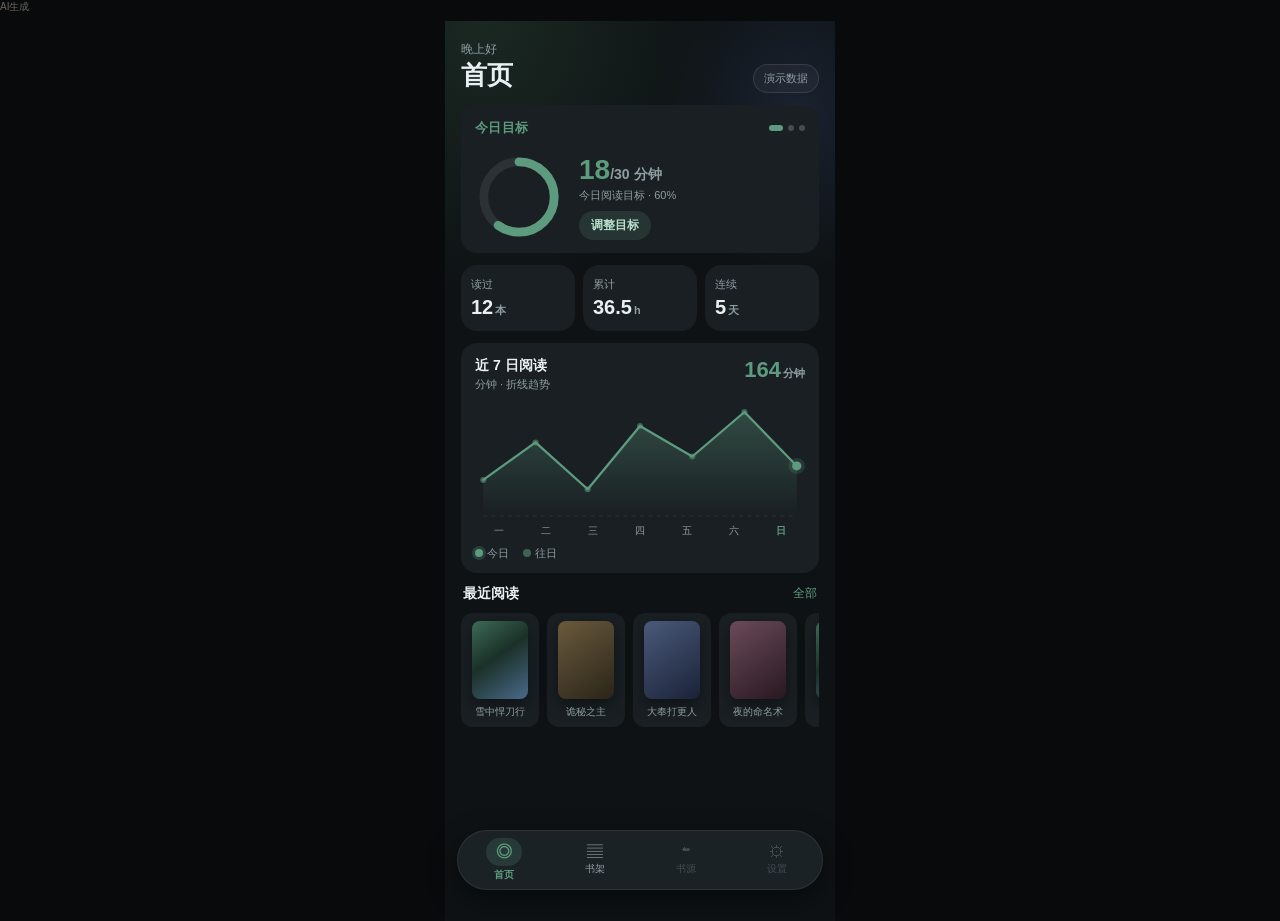
<file: index.html>
<!-- AI生成 -->
<!DOCTYPE html>
<html lang="zh-CN">
<head>
  <meta charset="UTF-8" />
  <meta name="viewport" content="width=device-width, initial-scale=1, viewport-fit=cover" />
  <title>首页 Dashboard · 布局稿</title>
  <link rel="stylesheet" href="index.css" />
</head>
<body>
<p data-aigc-mark="1" style="margin:0 0 8px;font-size:10px;line-height:1.3;color:#6b6560;font-weight:400;">AI生成</p>

  <div class="phone" id="phone">
    <header class="topbar">
      <div>
        <div class="hello">晚上好</div>
        <div class="app-title" id="pageTitle">首页</div>
      </div>
      <button type="button" class="ghost-btn" id="modeBtn">演示数据</button>
    </header>

    <main class="page on" id="page-home" data-page="home">
      <!-- 1. Hero 轮换：首帧永远是今日目标 -->
      <section class="card hero-card" id="heroCard">
        <div class="hero-top">
          <span class="hero-badge" id="heroBadge">今日目标</span>
          <div class="hero-dots" id="heroDots" aria-hidden="true"></div>
        </div>
        <div id="heroSlide"></div>
      </section>

      <!-- 2. 统计（折线图上方） -->
      <section class="stats">
        <div class="card stat">
          <div class="stat-lb">读过</div>
          <div class="stat-val">12<small>本</small></div>
        </div>
        <div class="card stat">
          <div class="stat-lb">累计</div>
          <div class="stat-val">36.5<small>h</small></div>
        </div>
        <div class="card stat">
          <div class="stat-lb">连续</div>
          <div class="stat-val">5<small>天</small></div>
        </div>
      </section>

      <!-- 3. 折线图 -->
      <section class="card chart-card">
        <div class="sec-head">
          <div>
            <div class="sec-title">近 7 日阅读</div>
            <div class="sec-sub">分钟 · 折线趋势</div>
          </div>
          <div class="sec-kpi"><span id="weekSum">126</span><small>分钟</small></div>
        </div>
        <div class="chart-wrap">
          <svg class="chart" id="chart" viewBox="0 0 320 120" preserveAspectRatio="none"></svg>
          <div class="chart-labels" id="chartLabels"></div>
        </div>
        <div class="chart-legend">
          <span><i class="dot today"></i>今日</span>
          <span><i class="dot"></i>往日</span>
        </div>
      </section>

      <!-- 4. 最近阅读（底部） -->
      <section class="sec-block">
        <div class="sec-head plain">
          <div class="sec-title">最近阅读</div>
          <span class="link">全部</span>
        </div>
        <div class="hrow" id="recentRow"></div>
      </section>
    </main>

    <main class="page" id="page-shelf" data-page="shelf">
      <div class="shelf-hint">书架 = 书库 + 薄续读条（已定稿，Flutter 落地）</div>
      <section class="poster-card" id="thinContinue">
        <div class="poster-bg"></div>
        <div class="poster-row">
          <div class="cover c1 tiny"></div>
          <div class="poster-meta">
            <div class="badge">继续阅读</div>
            <div class="name">雪中悍刀行</div>
            <div class="ch">第 128 章 · 风雪夜归人</div>
            <div class="pbar"><i style="width:42%"></i></div>
          </div>
          <button type="button" class="poster-cta">继续</button>
        </div>
      </section>
      <div class="grid" id="shelfGrid"></div>
    </main>

    <nav class="tabbar" role="tablist">
      <button type="button" class="tab on" data-tab="home"><span class="ti">◎</span><span>首页</span></button>
      <button type="button" class="tab" data-tab="shelf"><span class="ti">▤</span><span>书架</span></button>
      <button type="button" class="tab" disabled><span class="ti">☁</span><span>书源</span></button>
      <button type="button" class="tab" disabled><span class="ti">⚙</span><span>设置</span></button>
    </nav>
  </div>
  <script src="index.js"></script>
</body>
</html>
</file>
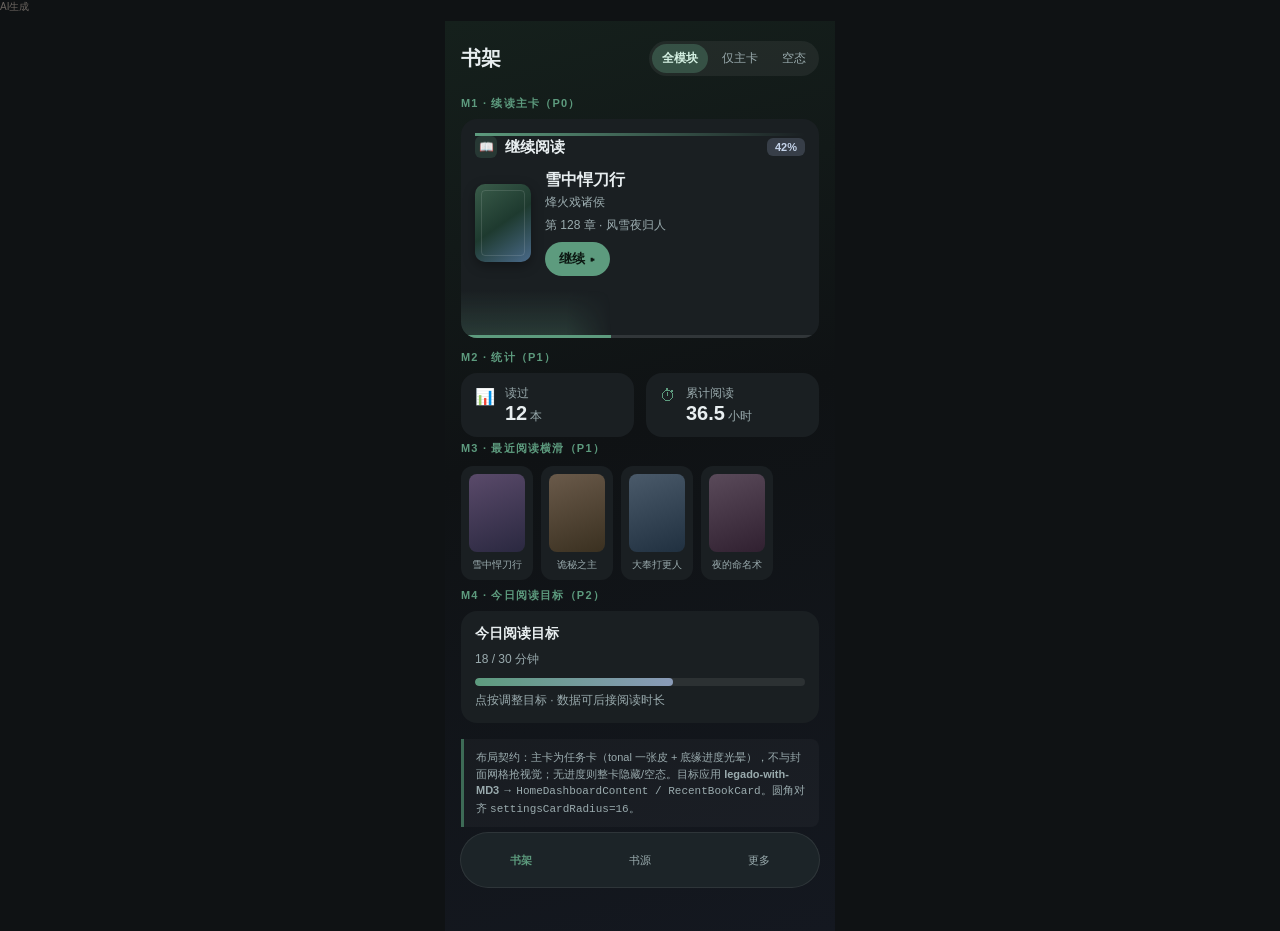
<file: ui-bookshelf-continue-cards.html>
<!-- AI生成 -->
<!DOCTYPE html>
<html lang="zh-CN">
<head>
<meta charset="UTF-8" />
<meta name="viewport" content="width=device-width, initial-scale=1, viewport-fit=cover" />
<title>书架续读主卡 · 布局稿</title>
<style>
  :root {
    --bg: #0f1214;
    --surface: #1a1f22;
    --surface2: #242b2f;
    --primary: #5d9b7e;
    --primary-soft: #3d6b56;
    --tertiary: #8a9bb8;
    --text: #e8eef0;
    --muted: #9aabae;
    --radius: 16px;
    --gap: 12px;
    --pad: 16px;
  }
  * { box-sizing: border-box; margin: 0; padding: 0; }
  body {
    font-family: -apple-system, "PingFang SC", "Microsoft YaHei", sans-serif;
    background: var(--bg);
    color: var(--text);
    min-height: 100vh;
  }
  .app {
    max-width: 390px;
    margin: 0 auto;
    min-height: 100vh;
    padding: 12px var(--pad) 96px;
    background: linear-gradient(165deg, #15201c 0%, var(--bg) 45%, #141820 100%);
  }
  .top {
    display: flex;
    justify-content: space-between;
    align-items: center;
    padding: 8px 0 16px;
  }
  .top h1 { font-size: 20px; font-weight: 700; letter-spacing: 0.2px; }
  .seg {
    display: flex;
    gap: 4px;
    background: rgba(255,255,255,0.06);
    border-radius: 20px;
    padding: 3px;
  }
  .seg button {
    border: 0;
    background: transparent;
    color: var(--muted);
    font-size: 12px;
    padding: 6px 10px;
    border-radius: 16px;
    cursor: pointer;
  }
  .seg button.on {
    background: rgba(93,155,126,0.35);
    color: #d4f0e2;
    font-weight: 600;
  }
  .module-label {
    font-size: 11px;
    font-weight: 700;
    letter-spacing: 1.2px;
    color: var(--primary);
    margin: 4px 0 8px;
  }
  .card {
    background: var(--surface);
    border-radius: var(--radius);
    margin-bottom: var(--gap);
    overflow: hidden;
    position: relative;
  }
  .card.accent-top::before {
    content: "";
    display: block;
    height: 3px;
    background: linear-gradient(90deg, var(--primary), transparent);
  }
  /* M1 Continue card */
  .m1 { padding: 14px 14px 0; min-height: 140px; }
  .m1-head {
    display: flex;
    align-items: center;
    gap: 8px;
    margin-bottom: 12px;
  }
  .m1-head .icon {
    width: 22px; height: 22px; border-radius: 6px;
    background: rgba(93,155,126,0.2);
    display: grid; place-items: center; font-size: 12px;
  }
  .m1-head .t { font-size: 15px; font-weight: 700; flex: 1; }
  .chip {
    font-size: 11px;
    font-weight: 700;
    padding: 3px 8px;
    border-radius: 6px;
    background: rgba(138,155,184,0.25);
    color: #c5d4ea;
  }
  .m1-body { display: flex; gap: 14px; align-items: center; padding-bottom: 14px; }
  .cover {
    width: 56px; height: 78px; border-radius: 10px;
    flex-shrink: 0;
    background: linear-gradient(145deg, #3a5c4a, #1e3a2f 50%, #4a6a8a);
    box-shadow: 0 4px 12px rgba(0,0,0,0.35);
    position: relative;
  }
  .cover::after {
    content: "";
    position: absolute; inset: 6px;
    border: 1px solid rgba(255,255,255,0.12);
    border-radius: 4px;
  }
  .meta { flex: 1; min-width: 0; }
  .meta .name {
    font-size: 16px; font-weight: 700; line-height: 1.25;
    display: -webkit-box; -webkit-line-clamp: 2; -webkit-box-orient: vertical;
    overflow: hidden;
  }
  .meta .author { font-size: 12px; color: var(--muted); margin-top: 4px; }
  .meta .chapter {
    font-size: 12px; color: var(--muted); margin-top: 6px;
    white-space: nowrap; overflow: hidden; text-overflow: ellipsis;
  }
  .cta {
    margin-top: 8px;
    display: inline-flex;
    align-items: center;
    gap: 4px;
    border: 0;
    background: var(--primary);
    color: #0c1812;
    font-weight: 700;
    font-size: 13px;
    padding: 8px 14px;
    border-radius: 20px;
    cursor: pointer;
  }
  .progress-glow {
    height: 48px;
    position: relative;
    margin: 0 -14px;
  }
  .progress-glow .track {
    position: absolute; left: 0; right: 0; bottom: 0; height: 3px;
    background: rgba(255,255,255,0.1);
  }
  .progress-glow .fill {
    position: absolute; left: 0; bottom: 0; height: 3px;
    width: 42%;
    background: var(--primary);
  }
  .progress-glow .beam {
    position: absolute; left: 0; bottom: 3px; height: 45px;
    width: 42%;
    background: linear-gradient(180deg, transparent, rgba(93,155,126,0.22));
    mask-image: linear-gradient(90deg, #000 70%, transparent);
    -webkit-mask-image: linear-gradient(90deg, #000 70%, transparent);
  }
  /* stats */
  .stats { display: grid; grid-template-columns: 1fr 1fr; gap: var(--gap); }
  .stat {
    background: var(--surface);
    border-radius: var(--radius);
    padding: 12px 14px;
  }
  .stat .row { display: flex; gap: 10px; align-items: flex-start; }
  .stat .ic { color: var(--primary); font-size: 16px; margin-top: 2px; }
  .stat .lb { font-size: 12px; color: var(--muted); }
  .stat .val { font-size: 20px; font-weight: 700; }
  .stat .unit { font-size: 12px; color: var(--muted); margin-left: 3px; }
  /* recent row */
  .hrow { display: flex; gap: 8px; overflow-x: auto; padding: 2px 0 4px; }
  .hcard {
    flex: 0 0 72px;
    background: var(--surface);
    border-radius: 12px;
    padding: 8px;
  }
  .hcard .c {
    width: 56px; height: 78px; border-radius: 8px; margin: 0 auto 6px;
    background: linear-gradient(160deg, #5a4a6a, #2a2840);
  }
  .hcard .n {
    font-size: 10px; text-align: center; color: var(--muted);
    white-space: nowrap; overflow: hidden; text-overflow: ellipsis;
  }
  /* goal */
  .goal { padding: 14px; }
  .goal .title { font-size: 14px; font-weight: 700; margin-bottom: 8px; }
  .goal .bar {
    height: 8px; border-radius: 4px; background: rgba(255,255,255,0.08);
    overflow: hidden; margin: 10px 0 6px;
  }
  .goal .bar i {
    display: block; height: 100%; width: 60%;
    background: linear-gradient(90deg, var(--primary), var(--tertiary));
    border-radius: 4px;
  }
  .goal .sub { font-size: 12px; color: var(--muted); }
  .empty .m1-body {
    justify-content: center; color: var(--muted); font-size: 13px;
    min-height: 72px; padding-bottom: 20px;
  }
  .empty .cover, .empty .cta, .empty .chip { display: none; }
  .empty .progress-glow { display: none; }
  .note {
    font-size: 11px; color: var(--muted); line-height: 1.5;
    margin: 16px 0 8px; padding: 10px 12px;
    border-left: 3px solid var(--primary-soft);
    background: rgba(255,255,255,0.03);
    border-radius: 0 8px 8px 0;
  }
  .nav {
    position: fixed; left: 50%; transform: translateX(-50%);
    bottom: 12px; width: min(360px, calc(100% - 24px));
    height: 56px; border-radius: 28px;
    background: rgba(30,38,42,0.92);
    border: 1px solid rgba(255,255,255,0.08);
    display: flex; align-items: center; justify-content: space-around;
    backdrop-filter: blur(12px);
    font-size: 11px; color: var(--muted);
  }
  .nav .on { color: var(--primary); font-weight: 700; }
  .hidden { display: none !important; }
</style>
</head>
<body>
<p data-aigc-mark="1" style="margin:0 0 8px;font-size:10px;line-height:1.3;color:#6b6560;font-weight:400;">AI生成</p>

<div class="app" id="app">
  <div class="top">
    <h1>书架</h1>
    <div class="seg" role="tablist">
      <button type="button" data-mode="full" class="on">全模块</button>
      <button type="button" data-mode="m1">仅主卡</button>
      <button type="button" data-mode="empty">空态</button>
    </div>
  </div>

  <div id="modules">
    <div class="module-label">M1 · 续读主卡（P0）</div>
    <div class="card accent-top m1" id="m1card">
      <div class="m1-head">
        <div class="icon">📖</div>
        <div class="t">继续阅读</div>
        <div class="chip">42%</div>
      </div>
      <div class="m1-body">
        <div class="cover" aria-hidden="true"></div>
        <div class="meta">
          <div class="name">雪中悍刀行</div>
          <div class="author">烽火戏诸侯</div>
          <div class="chapter">第 128 章 · 风雪夜归人</div>
          <button type="button" class="cta">继续 <span>▸</span></button>
        </div>
      </div>
      <div class="progress-glow" aria-hidden="true">
        <div class="beam"></div>
        <div class="track"></div>
        <div class="fill"></div>
      </div>
      <div class="empty-msg hidden" style="padding:20px 0;color:var(--muted);font-size:13px;text-align:center">暂无阅读进度</div>
    </div>

    <div class="module-label" id="lab-m2">M2 · 统计（P1）</div>
    <div class="stats" id="m2">
      <div class="stat">
        <div class="row">
          <div class="ic">📊</div>
          <div>
            <div class="lb">读过</div>
            <div><span class="val">12</span><span class="unit">本</span></div>
          </div>
        </div>
      </div>
      <div class="stat">
        <div class="row">
          <div class="ic">⏱</div>
          <div>
            <div class="lb">累计阅读</div>
            <div><span class="val">36.5</span><span class="unit">小时</span></div>
          </div>
        </div>
      </div>
    </div>

    <div class="module-label" id="lab-m3">M3 · 最近阅读横滑（P1）</div>
    <div id="m3">
      <div class="hrow">
        <div class="hcard"><div class="c"></div><div class="n">雪中悍刀行</div></div>
        <div class="hcard"><div class="c" style="background:linear-gradient(160deg,#6a5a4a,#3a3020)"></div><div class="n">诡秘之主</div></div>
        <div class="hcard"><div class="c" style="background:linear-gradient(160deg,#4a5a6a,#203040)"></div><div class="n">大奉打更人</div></div>
        <div class="hcard"><div class="c" style="background:linear-gradient(160deg,#5a4a5a,#302030)"></div><div class="n">夜的命名术</div></div>
      </div>
    </div>

    <div class="module-label" id="lab-m4">M4 · 今日阅读目标（P2）</div>
    <div class="card goal" id="m4">
      <div class="title">今日阅读目标</div>
      <div class="sub">18 / 30 分钟</div>
      <div class="bar"><i></i></div>
      <div class="sub">点按调整目标 · 数据可后接阅读时长</div>
    </div>
  </div>

  <div class="note" id="note">
    布局契约：主卡为任务卡（tonal 一张皮 + 底缘进度光晕），不与封面网格抢视觉；无进度则整卡隐藏/空态。目标应用 <strong>legado-with-MD3</strong> → <code>HomeDashboardContent / RecentBookCard</code>。圆角对齐 <code>settingsCardRadius=16</code>。
  </div>

  <nav class="nav" aria-hidden="true">
    <span class="on">书架</span>
    <span>书源</span>
    <span>更多</span>
  </nav>
</div>
<script>
  const app = document.getElementById("app");
  const m1 = document.getElementById("m1card");
  const modules = {
    m2: document.getElementById("m2"),
    m3: document.getElementById("m3"),
    m4: document.getElementById("m4"),
    lab2: document.getElementById("lab-m2"),
    lab3: document.getElementById("lab-m3"),
    lab4: document.getElementById("lab-m4"),
  };
  const emptyMsg = m1.querySelector(".empty-msg");

  function setMode(mode) {
    document.querySelectorAll(".seg button").forEach((b) => {
      b.classList.toggle("on", b.dataset.mode === mode);
    });
    const showAux = mode === "full";
    [modules.m2, modules.m3, modules.m4, modules.lab2, modules.lab3, modules.lab4]
      .forEach((el) => el && el.classList.toggle("hidden", !showAux));

    if (mode === "empty") {
      m1.classList.add("empty");
      emptyMsg.classList.remove("hidden");
      m1.querySelector(".m1-head .t").textContent = "暂无最近阅读";
    } else {
      m1.classList.remove("empty");
      emptyMsg.classList.add("hidden");
      m1.querySelector(".m1-head .t").textContent = "继续阅读";
    }
  }

  document.querySelectorAll(".seg button").forEach((b) => {
    b.addEventListener("click", () => setMode(b.dataset.mode));
  });
</script>
</body>
</html>
</file>
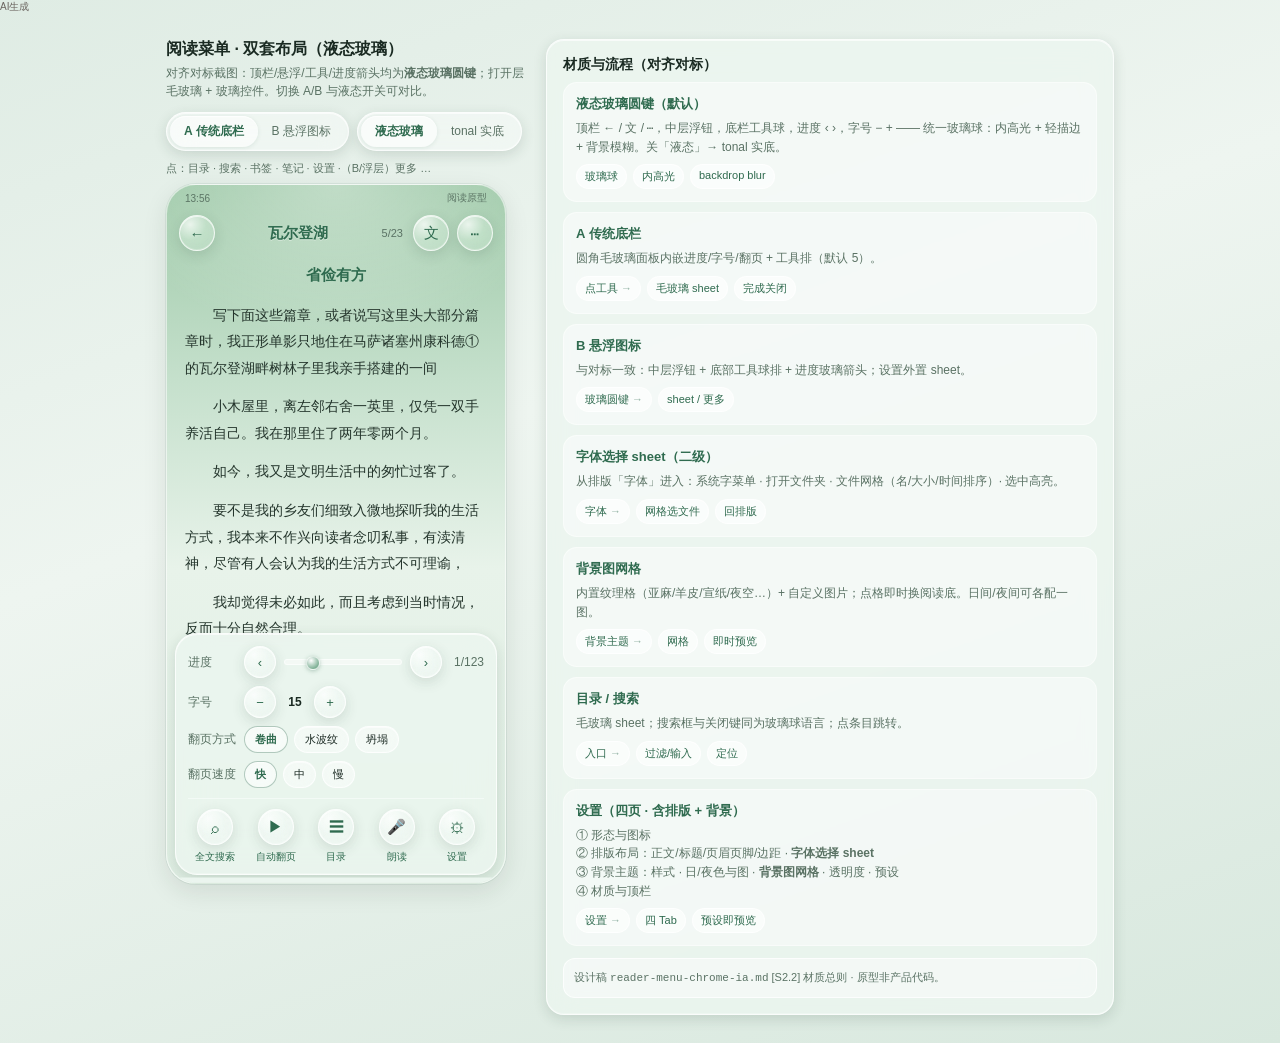
<file: docs/design/reader-menu-chrome-proto.html>
<!-- AI生成 -->
<!DOCTYPE html>
<html lang="zh-CN">
<head>
<meta charset="UTF-8"/>
<meta name="viewport" content="width=device-width, initial-scale=1"/>
<title>阅读菜单 · 双套布局与功能流（液态玻璃）</title>
<style>
  :root {
    --bg: #e7efe9;
    --ink: #1a2a22;
    --muted: #5a7264;
    --accent: #2f6b4f;
    --accent-2: #4a8f6a;
    --glass: rgba(255,255,255,0.42);
    --glass-strong: rgba(255,255,255,0.58);
    --glass-edge: rgba(255,255,255,0.75);
    --frost: rgba(236,246,240,0.82);
    --line: rgba(47,107,79,0.18);
    --shadow: 0 8px 24px rgba(28,36,32,0.10);
    --lg-shadow: 0 4px 14px rgba(28,60,42,0.14), inset 0 1px 0 rgba(255,255,255,0.65), inset 0 -1px 0 rgba(255,255,255,0.2);
  }
  * { box-sizing: border-box; margin: 0; padding: 0; }
  body {
    font-family: -apple-system, "PingFang SC", "Microsoft YaHei", sans-serif;
    background: linear-gradient(160deg, #dfece4, #eef5f0 40%, #d8e8de);
    color: var(--ink);
    min-height: 740px;
  }
  .wrap {
    width: 980px; margin: 0 auto; padding: 18px 16px 28px;
    display: grid; grid-template-columns: 360px 1fr; gap: 20px; align-items: start;
  }
  h1 { font-size: 16px; font-weight: 600; margin-bottom: 4px; }
  .sub { font-size: 12px; color: var(--muted); margin-bottom: 12px; line-height: 1.5; }
  .toolbar { display: flex; gap: 8px; margin-bottom: 10px; flex-wrap: wrap; }

  /* liquid pill segmented */
  .seg {
    display: inline-flex; padding: 3px; border-radius: 999px;
    background: var(--glass); border: 0.5px solid var(--glass-edge);
    box-shadow: var(--lg-shadow); backdrop-filter: blur(14px) saturate(1.2);
  }
  .seg button {
    border: 0; background: transparent; color: var(--muted);
    font-size: 12px; padding: 7px 14px; border-radius: 999px; cursor: pointer;
  }
  .seg button.on {
    background: var(--glass-strong); color: var(--accent); font-weight: 700;
    box-shadow: inset 0 1px 0 rgba(255,255,255,0.7), 0 1px 4px rgba(47,107,79,0.12);
  }
  .hint { font-size: 11px; color: var(--muted); margin-bottom: 8px; }

  .phone {
    width: 340px; height: 700px; border-radius: 30px;
    border: 0.5px solid rgba(255,255,255,0.55);
    box-shadow: var(--shadow), 0 0 0 1px rgba(47,107,79,0.08);
    position: relative; overflow: hidden; display: flex; flex-direction: column;
    background:
      radial-gradient(ellipse 120% 40% at 50% 0%, rgba(255,255,255,0.35), transparent 55%),
      linear-gradient(180deg, #9ec9a8 0%, #c5e0cc 28%, #e8f3ea 55%, #dfeee3 100%);
  }
  .status {
    height: 26px; display: flex; justify-content: space-between; align-items: center;
    padding: 0 18px; font-size: 10px; color: rgba(26,42,34,0.55);
  }

  /* liquid glass circle button */
  .lg {
    width: 36px; height: 36px; border-radius: 50%;
    border: 0.5px solid var(--glass-edge);
    background:
      radial-gradient(circle at 30% 25%, rgba(255,255,255,0.75), rgba(255,255,255,0.25) 45%, rgba(255,255,255,0.12) 100%);
    box-shadow: var(--lg-shadow);
    backdrop-filter: blur(12px) saturate(1.25);
    cursor: pointer; color: var(--accent);
    display: inline-flex; align-items: center; justify-content: center;
    font-size: 15px; position: relative;
  }
  .lg:hover { filter: brightness(1.05); }
  .lg.lg-lg { width: 48px; height: 48px; font-size: 18px; }
  .lg.lg-sm { width: 32px; height: 32px; font-size: 13px; }

  .reader-top {
    display: flex; align-items: center; gap: 8px; padding: 4px 12px 6px;
    position: relative; z-index: 5;
  }
  .reader-top .title {
    flex: 1; text-align: center; font-weight: 700; font-size: 15px; color: var(--accent);
    text-shadow: 0 1px 0 rgba(255,255,255,0.4);
  }
  .reader-top .page { font-size: 11px; color: var(--muted); margin-right: 2px; }

  .content {
    flex: 1; overflow: auto; padding: 4px 18px 130px;
    font-size: 14px; line-height: 1.9; color: #24352c;
  }
  .content p { margin-bottom: 12px; text-indent: 2em; }
  .content .chapter {
    text-indent: 0; text-align: center; font-weight: 700; color: var(--accent);
    margin-bottom: 12px; font-size: 15px;
  }

  /* floating mid icons (B / reference mid cluster) */
  .mid-fabs {
    position: absolute; left: 0; right: 0; top: 42%;
    display: flex; justify-content: center; gap: 12px; z-index: 4;
    pointer-events: none;
  }
  .mid-fabs .lg { pointer-events: auto; }

  /* A traditional frosted panel */
  .bar-a {
    position: absolute; left: 8px; right: 8px; bottom: 8px;
    border-radius: 22px;
    background: var(--frost);
    border: 0.5px solid var(--glass-edge);
    box-shadow: var(--lg-shadow);
    backdrop-filter: blur(18px) saturate(1.2);
    padding: 12px 12px 10px; z-index: 6;
  }
  .bar-a .row {
    display: flex; align-items: center; gap: 8px; margin-bottom: 8px;
    font-size: 12px; color: var(--muted);
  }
  .bar-a label { width: 48px; flex-shrink: 0; }
  .slider {
    flex: 1; height: 6px; border-radius: 999px;
    background: rgba(255,255,255,0.45); border: 0.5px solid rgba(255,255,255,0.5);
    position: relative;
  }
  .slider i {
    position: absolute; left: 18%; top: -4px; width: 14px; height: 14px;
    background: radial-gradient(circle at 35% 30%, #fff, var(--accent-2));
    border-radius: 50%; box-shadow: 0 1px 4px rgba(47,107,79,0.35);
    border: 0.5px solid rgba(255,255,255,0.7);
  }
  .stepper { display: inline-flex; align-items: center; gap: 8px; }
  .stepper span { min-width: 22px; text-align: center; color: var(--ink); font-weight: 600; }
  .chips { display: flex; gap: 6px; flex-wrap: wrap; }
  .chip {
    border: 0.5px solid var(--glass-edge); background: var(--glass);
    box-shadow: inset 0 1px 0 rgba(255,255,255,0.55);
    backdrop-filter: blur(8px);
    border-radius: 999px; padding: 5px 10px; font-size: 11px; cursor: pointer; color: var(--ink);
  }
  .chip.on {
    background: var(--glass-strong); color: var(--accent); font-weight: 700;
    border-color: rgba(47,107,79,0.35);
  }
  .tool-row {
    display: flex; justify-content: space-between; margin-top: 10px; padding-top: 10px;
    border-top: 0.5px solid rgba(255,255,255,0.45);
  }
  .tool {
    width: 54px; border: 0; background: transparent; cursor: pointer;
    display: flex; flex-direction: column; align-items: center; gap: 5px;
    color: var(--accent); font-size: 10px;
  }

  /* progress arrows like reference */
  .prog-row {
    position: absolute; left: 12px; right: 12px; bottom: 100px;
    display: flex; align-items: center; gap: 10px; z-index: 5;
  }
  .prog-row .slider { flex: 1; }

  /* B floating bottom tools */
  .bar-b {
    position: absolute; left: 0; right: 0; bottom: 14px;
    display: flex; justify-content: center; gap: 14px; z-index: 6;
  }
  .tool-b {
    border: 0; background: transparent; cursor: pointer;
    display: flex; flex-direction: column; align-items: center; gap: 6px;
    color: var(--accent); font-size: 10px;
  }

  .scrim {
    position: absolute; inset: 0; background: rgba(18,32,24,0.22);
    opacity: 0; pointer-events: none; transition: opacity .18s; z-index: 8;
    backdrop-filter: blur(0px);
  }
  .scrim.on { opacity: 1; pointer-events: auto; backdrop-filter: blur(2px); }

  .sheet {
    position: absolute; left: 8px; right: 8px; bottom: 8px;
    border-radius: 22px;
    background: var(--frost);
    border: 0.5px solid var(--glass-edge);
    box-shadow: var(--lg-shadow);
    backdrop-filter: blur(20px) saturate(1.25);
    transform: translateY(110%); transition: transform .24s ease;
    max-height: 74%; display: flex; flex-direction: column; z-index: 9;
  }
  .sheet.on { transform: translateY(0); }
  .sheet header {
    display: flex; align-items: center; gap: 8px;
    padding: 14px 14px 10px; border-bottom: 0.5px solid rgba(255,255,255,0.45);
  }
  .sheet header h3 { font-size: 14px; flex: 1; font-weight: 700; }
  .sheet .body { overflow: auto; padding: 10px 12px 14px; }
  .list-item {
    display: flex; gap: 10px; align-items: center;
    padding: 10px 10px; border-radius: 14px; cursor: pointer; font-size: 13px;
    border: 0.5px solid transparent;
  }
  .list-item:hover {
    background: var(--glass); border-color: var(--glass-edge);
  }
  .list-item.active {
    background: var(--glass-strong); border-color: rgba(47,107,79,0.25);
    color: var(--accent); font-weight: 700;
  }
  .list-item .meta { flex: 1; }
  .list-item .meta small { display: block; color: var(--muted); font-size: 11px; margin-top: 2px; font-weight: 400; }
  .pill {
    font-size: 10px; background: var(--glass-strong); color: var(--accent);
    padding: 2px 8px; border-radius: 999px; border: 0.5px solid var(--glass-edge);
    box-shadow: inset 0 1px 0 rgba(255,255,255,0.55);
  }
  .search-box { display: flex; gap: 8px; margin-bottom: 10px; align-items: center; }
  .search-box input {
    flex: 1; border: 0.5px solid var(--glass-edge); border-radius: 999px;
    padding: 9px 14px; font-size: 13px; outline: none;
    background: var(--glass); backdrop-filter: blur(8px);
    box-shadow: inset 0 1px 0 rgba(255,255,255,0.5);
  }
  .search-box input:focus { border-color: rgba(47,107,79,0.45); }

  .tabs { display: flex; gap: 8px; margin-bottom: 12px; }
  .tabs button {
    flex: 1; border: 0.5px solid var(--glass-edge); background: var(--glass);
    backdrop-filter: blur(8px); border-radius: 14px; padding: 10px; font-size: 12px; cursor: pointer;
    box-shadow: inset 0 1px 0 rgba(255,255,255,0.5);
    color: var(--ink);
  }
  .tabs button.on {
    background: var(--glass-strong); color: var(--accent); font-weight: 700;
    border-color: rgba(47,107,79,0.3);
  }
  .form-row {
    display: flex; align-items: center; justify-content: space-between;
    padding: 11px 6px; border-bottom: 0.5px dashed rgba(47,107,79,0.15); font-size: 12px;
  }
  .form-row:last-child { border-bottom: 0; }
  .switch {
    width: 42px; height: 24px; border-radius: 999px;
    background: rgba(255,255,255,0.4); border: 0.5px solid var(--glass-edge);
    box-shadow: inset 0 1px 2px rgba(28,60,42,0.08);
    cursor: pointer; position: relative;
  }
  .switch.on { background: var(--accent-2); }
  .switch i {
    position: absolute; top: 2px; left: 2px; width: 18px; height: 18px;
    background: radial-gradient(circle at 35% 30%, #fff, #e8f3ea);
    border-radius: 50%; transition: left .15s;
    box-shadow: 0 1px 3px rgba(28,60,42,0.2);
  }
  .switch.on i { left: 20px; }

  .panel {
    background: var(--frost); border: 0.5px solid var(--glass-edge);
    border-radius: 18px; box-shadow: var(--lg-shadow);
    backdrop-filter: blur(14px); padding: 16px;
  }
  .panel h2 { font-size: 14px; margin-bottom: 8px; }
  .flow { display: grid; gap: 10px; }
  .flow-card {
    border: 0.5px solid rgba(255,255,255,0.5); border-radius: 14px; padding: 12px;
    background: var(--glass);
  }
  .flow-card strong { display: block; font-size: 13px; margin-bottom: 6px; color: var(--accent); }
  .flow-card p { font-size: 12px; color: var(--muted); line-height: 1.55; }
  .steps { display: flex; flex-wrap: wrap; gap: 6px; margin-top: 8px; }
  .step {
    font-size: 11px; background: var(--glass-strong); color: var(--accent);
    padding: 4px 8px; border-radius: 999px; border: 0.5px solid var(--glass-edge);
  }
  .step.arrow::after { content: " →"; opacity: 0.5; }
  .note {
    margin-top: 12px; font-size: 11px; color: var(--muted); line-height: 1.5;
    padding: 10px; background: var(--glass); border-radius: 12px;
    border: 0.5px solid var(--glass-edge);
  }
  .preset {
    height: 52px; border-radius: 12px; border: 0.5px solid var(--glass-edge);
    box-shadow: inset 0 1px 0 rgba(255,255,255,0.4); cursor: pointer;
    display: flex; align-items: flex-end; justify-content: center; padding-bottom: 4px;
  }
  .preset small { font-size: 9px; opacity: 0.85; }
  .bg-tile {
    height: 56px; border-radius: 10px; border: 0.5px solid var(--glass-edge);
    cursor: pointer; position: relative; overflow: hidden;
    box-shadow: inset 0 1px 0 rgba(255,255,255,0.35);
  }
  .bg-tile small {
    position: absolute; left: 0; right: 0; bottom: 2px; text-align: center;
    font-size: 9px; color: #fff; text-shadow: 0 1px 2px rgba(0,0,0,0.45);
  }
  .bg-tile.on { outline: 2px solid var(--accent); }
  .font-card {
    border: 0.5px solid var(--glass-edge); border-radius: 12px; padding: 12px 10px;
    background: var(--glass); cursor: pointer; text-align: center;
  }
  .font-card.on { border-color: var(--accent); background: var(--glass-strong); color: var(--accent); font-weight: 700; }
  .font-card b { display: block; font-size: 14px; margin-bottom: 4px; }
  .font-card small { font-size: 10px; color: var(--muted); font-weight: 400; }
</style>
</head>
<body>
<p data-aigc-mark="1" style="margin:0 0 8px;font-size:10px;line-height:1.3;color:#6b6560;font-weight:400;">AI生成</p>

<div class="wrap">
  <div>
    <h1>阅读菜单 · 双套布局（液态玻璃）</h1>
    <p class="sub">对齐对标截图：顶栏/悬浮/工具/进度箭头均为<strong>液态玻璃圆键</strong>；打开层毛玻璃 + 玻璃控件。切换 A/B 与液态开关可对比。</p>
    <div class="toolbar">
      <div class="seg" id="modeSeg">
        <button data-mode="A" class="on">A 传统底栏</button>
        <button data-mode="B">B 悬浮图标</button>
      </div>
      <div class="seg" id="glassSeg">
        <button data-glass="1" class="on">液态玻璃</button>
        <button data-glass="0">tonal 实底</button>
      </div>
    </div>
    <p class="hint">点：目录 · 搜索 · 书签 · 笔记 · 设置 ·（B/浮层）更多 …</p>
    <div class="phone" id="phone">
      <div class="status"><span>13:56</span><span>阅读原型</span></div>
      <div class="reader-top">
        <button class="lg" title="返回">←</button>
        <div class="title">瓦尔登湖</div>
        <div class="page">5/23</div>
        <button class="lg" title="翻译">文</button>
        <button class="lg" title="更多" data-open="more">⋯</button>
      </div>
      <div class="content" id="content">
        <div class="chapter">省俭有方</div>
        <p>写下面这些篇章，或者说写这里头大部分篇章时，我正形单影只地住在马萨诸塞州康科德①的瓦尔登湖畔树林子里我亲手搭建的一间</p>
        <p>小木屋里，离左邻右舍一英里，仅凭一双手养活自己。我在那里住了两年零两个月。</p>
        <p>如今，我又是文明生活中的匆忙过客了。</p>
        <p>要不是我的乡友们细致入微地探听我的生活方式，我本来不作兴向读者念叨私事，有渎清神，尽管有人会认为我的生活方式不可理谕，</p>
        <p>我却觉得未必如此，而且考虑到当时情况，反而十分自然合理。</p>
      </div>

      <div class="mid-fabs" id="midFabs">
        <button class="lg lg-lg" data-open="search">⌕</button>
        <button class="lg lg-lg" title="自动翻页">▶</button>
        <button class="lg lg-lg" data-open="toc">☰</button>
        <button class="lg lg-lg" title="朗读">🎤</button>
        <button class="lg lg-lg" data-open="settings">⚙</button>
      </div>

      <!-- A -->
      <div class="bar-a" id="barA">
        <div class="row">
          <label>进度</label>
          <button class="lg lg-sm">‹</button>
          <div class="slider"><i></i></div>
          <button class="lg lg-sm">›</button>
          <span style="width:34px;text-align:right">1/123</span>
        </div>
        <div class="row">
          <label>字号</label>
          <div class="stepper">
            <button class="lg lg-sm">−</button><span>15</span><button class="lg lg-sm">+</button>
          </div>
        </div>
        <div class="row">
          <label>翻页方式</label>
          <div class="chips" id="animChips">
            <button class="chip on">卷曲</button><button class="chip">水波纹</button><button class="chip">坍塌</button>
          </div>
        </div>
        <div class="row">
          <label>翻页速度</label>
          <div class="chips" id="speedChips">
            <button class="chip on">快</button><button class="chip">中</button><button class="chip">慢</button>
          </div>
        </div>
        <div class="tool-row">
          <button class="tool" data-open="search"><span class="lg">⌕</span>全文搜索</button>
          <button class="tool" title="自动翻页"><span class="lg">▶</span>自动翻页</button>
          <button class="tool" data-open="toc"><span class="lg">☰</span>目录</button>
          <button class="tool" title="朗读"><span class="lg">🎤</span>朗读</button>
          <button class="tool" data-open="settings"><span class="lg">⚙</span>设置</button>
        </div>
      </div>

      <!-- B progress + tools like reference -->
      <div id="barB" style="display:none">
        <div class="prog-row">
          <button class="lg">‹</button>
          <div class="slider"><i></i></div>
          <button class="lg">›</button>
        </div>
        <div class="bar-b">
          <button class="tool-b" data-open="search"><span class="lg lg-lg">⌕</span>全文搜索</button>
          <button class="tool-b"><span class="lg lg-lg">▶</span>自动翻页</button>
          <button class="tool-b" data-open="toc"><span class="lg lg-lg">☰</span>目录</button>
          <button class="tool-b"><span class="lg lg-lg">🎤</span>朗读</button>
          <button class="tool-b" data-open="settings"><span class="lg lg-lg">⚙</span>设置</button>
        </div>
      </div>

      <div class="scrim" id="scrim"></div>

      <div class="sheet" id="sheet-toc">
        <header><h3>目录</h3><button class="lg lg-sm" data-close>×</button></header>
        <div class="body">
          <div class="search-box">
            <button class="lg lg-sm">⌕</button>
            <input placeholder="过滤章节…" id="tocFilter"/>
          </div>
          <div id="tocList"></div>
        </div>
      </div>

      <div class="sheet" id="sheet-search">
        <header><h3>搜索正文</h3><button class="lg lg-sm" data-close>×</button></header>
        <div class="body">
          <div class="search-box">
            <button class="lg lg-sm">⌕</button>
            <input placeholder="输入关键词…" id="q" value="瓦尔登"/>
          </div>
          <div id="searchResults"></div>
        </div>
      </div>

      <div class="sheet" id="sheet-marks">
        <header><h3>书签</h3><button class="lg lg-sm" data-close>×</button></header>
        <div class="body">
          <div class="list-item"><span class="lg lg-sm">★</span><div class="meta">省俭有方 · 第 1 页<small>今天 09:12</small></div></div>
          <div class="list-item"><span class="lg lg-sm">★</span><div class="meta">我生活的地方 · 第 3 页<small>昨天 22:40</small></div></div>
        </div>
      </div>

      <div class="sheet" id="sheet-notes">
        <header><h3>笔记</h3><button class="lg lg-sm" data-close>×</button></header>
        <div class="body">
          <div class="list-item active"><div class="meta">「仅凭一双手养活自己」<small>省俭有方 · 高亮</small></div><span class="pill">本章</span></div>
          <div class="list-item"><div class="meta">「文明生活中的匆忙过客」<small>省俭有方 · 笔记</small></div><span class="pill">本章</span></div>
        </div>
      </div>

      <div class="sheet" id="sheet-settings" style="max-height:86%">
        <header><h3>阅读菜单设置</h3><button class="lg lg-sm" data-close>×</button></header>
        <div class="body">
          <div class="tabs" id="setTabs">
            <button class="on" data-tab="0">形态与图标</button>
            <button data-tab="1">排版布局</button>
            <button data-tab="2">背景主题</button>
            <button data-tab="3">材质与顶栏</button>
          </div>
          <div id="set0">
            <div class="form-row"><span>菜单形态</span>
              <div class="seg" id="setModeSeg">
                <button data-mode="A" class="on">传统底栏</button>
                <button data-mode="B">悬浮图标</button>
              </div>
            </div>
            <div class="form-row"><span>图标风格</span>
              <div class="chips"><button class="chip">线性</button><button class="chip on">面性</button><button class="chip">双色</button></div>
            </div>
            <div class="form-row"><span>每行个数</span><span class="pill">5</span></div>
            <div class="form-row"><span>行数</span><span class="pill">1</span></div>
            <div class="form-row"><span>显示文字</span><button class="switch on"><i></i></button></div>
            <div class="form-row"><span>图标排序</span><span style="color:var(--muted)">可拖 · 默认搜索→设置</span></div>
          </div>

          <div id="set1" style="display:none">
            <div class="chips" id="typeSub" style="margin-bottom:10px">
              <button class="chip on" data-sub="body">正文</button>
              <button class="chip" data-sub="title">标题</button>
              <button class="chip" data-sub="tip">页眉页脚</button>
              <button class="chip" data-sub="pad">边距</button>
            </div>
            <div id="type-body">
              <div class="form-row"><span>字体</span>
                <button class="chip" id="openFontBody">默认 · 系统 ▾</button>
              </div>
              <div class="form-row"><span>字号</span>
                <div class="stepper"><button class="lg lg-sm">−</button><span id="fsVal">15</span><button class="lg lg-sm">+</button></div>
              </div>
              <div class="form-row"><span>行距</span>
                <div class="slider" style="max-width:140px"><i style="left:40%"></i></div>
                <span class="pill">1.6</span>
              </div>
              <div class="form-row"><span>段距</span>
                <div class="slider" style="max-width:140px"><i style="left:30%"></i></div>
                <span class="pill">0.8</span>
              </div>
              <div class="form-row"><span>字距</span>
                <div class="slider" style="max-width:140px"><i style="left:50%"></i></div>
                <span class="pill">0</span>
              </div>
              <div class="form-row"><span>文字色 / 强调色</span>
                <div style="display:flex;gap:6px">
                  <span class="pill">文字</span><span class="pill">强调</span>
                </div>
              </div>
            </div>
            <div id="type-title" style="display:none">
              <div class="form-row"><span>标题字体</span>
                <button class="chip" id="openFontTitle">同正文 ▾</button>
              </div>
              <div class="form-row"><span>标题上边距</span>
                <div class="slider" style="max-width:140px"><i style="left:35%"></i></div>
                <span class="pill">12</span>
              </div>
              <div class="form-row"><span>标题上留白</span>
                <div class="slider" style="max-width:140px"><i style="left:28%"></i></div>
                <span class="pill">8</span>
              </div>
              <div class="form-row"><span>标题下留白</span>
                <div class="slider" style="max-width:140px"><i style="left:28%"></i></div>
                <span class="pill">8</span>
              </div>
              <div class="form-row"><span>副标题边距</span>
                <div class="slider" style="max-width:140px"><i style="left:20%"></i></div>
                <span class="pill">4</span>
              </div>
              <div class="form-row"><span>标题色</span><span class="pill">取色</span></div>
            </div>
            <div id="type-tip" style="display:none">
              <div class="form-row"><span>页眉</span><button class="switch on"><i></i></button></div>
              <div class="form-row"><span>页眉内容</span>
                <div class="chips"><button class="chip on">书名</button><button class="chip">章节</button><button class="chip">进度</button></div>
              </div>
              <div class="form-row"><span>页脚</span><button class="switch on"><i></i></button></div>
              <div class="form-row"><span>页脚内容</span>
                <div class="chips"><button class="chip">页码</button><button class="chip on">进度%</button><button class="chip">时间</button></div>
              </div>
              <div class="form-row"><span>分隔线</span><button class="switch on"><i></i></button></div>
              <div class="form-row"><span>页眉/页脚色</span><span class="pill">取色</span></div>
            </div>
            <div id="type-pad" style="display:none">
              <div class="form-row"><span>正文 · 上</span>
                <div class="slider" style="max-width:120px"><i style="left:25%"></i></div><span class="pill">16</span>
              </div>
              <div class="form-row"><span>正文 · 下</span>
                <div class="slider" style="max-width:120px"><i style="left:25%"></i></div><span class="pill">16</span>
              </div>
              <div class="form-row"><span>正文 · 左</span>
                <div class="slider" style="max-width:120px"><i style="left:30%"></i></div><span class="pill">18</span>
              </div>
              <div class="form-row"><span>正文 · 右</span>
                <div class="slider" style="max-width:120px"><i style="left:30%"></i></div><span class="pill">18</span>
              </div>
              <div class="form-row"><span>页眉 · 上/下</span><span class="pill">8 / 4</span></div>
              <div class="form-row"><span>页脚 · 上/下</span><span class="pill">4 / 8</span></div>
              <div class="note" style="margin-top:8px">边距改动即时预览；对标 TypographyMarginTab（正文/页眉/页脚 四向）。</div>
            </div>
          </div>

          <div id="set2" style="display:none">
            <div class="form-row"><span>样式名</span>
              <div class="chips">
                <button class="chip">重命名</button><button class="chip">删除</button>
                <button class="chip">恢复</button><button class="chip">导入</button><button class="chip">导出</button>
              </div>
            </div>
            <div class="form-row"><span>深色状态栏图标</span><button class="switch"><i></i></button></div>
            <div class="form-row">
              <span>背景颜色</span>
              <div style="display:flex;gap:8px;align-items:center">
                <button class="swatch" id="swDay" title="日间" style="width:28px;height:28px;border-radius:50%;background:#f4efe6;border:1.5px solid rgba(255,255,255,0.8);box-shadow:var(--lg-shadow);cursor:pointer"></button>
                <button class="swatch" id="swNight" title="夜间" style="width:28px;height:28px;border-radius:50%;background:#1a1c1a;border:1.5px solid rgba(255,255,255,0.4);box-shadow:var(--lg-shadow);cursor:pointer"></button>
                <span class="pill">日 / 夜</span>
              </div>
            </div>
            <div class="form-row">
              <span>背景图片</span>
              <div class="chips">
                <button class="chip on">纯色</button><button class="chip">日间图</button><button class="chip">夜间图</button><button class="chip">清除</button>
              </div>
            </div>
            <div class="form-row" style="flex-direction:column;align-items:stretch;gap:8px">
              <span>背景图网格</span>
              <div id="bgGrid" style="display:grid;grid-template-columns:repeat(4,1fr);gap:8px"></div>
              <div class="chips" style="margin-top:4px">
                <button class="chip">从文件选择…</button>
              </div>
            </div>
            <div class="form-row"><span>背景透明度</span>
              <div class="slider" style="max-width:120px"><i style="left:70%"></i></div>
              <span class="pill">70%</span>
            </div>
            <div class="form-row" style="flex-direction:column;align-items:stretch;gap:8px">
              <span>预设主题</span>
              <div id="presetGrid" style="display:grid;grid-template-columns:repeat(4,1fr);gap:8px">
                <button class="preset" data-bg="#f7f3ea" data-ink="#2a322c" style="background:#f7f3ea"><small>默认</small></button>
                <button class="preset" data-bg="#dcefe4" data-ink="#1e3328" style="background:#dcefe4"><small>护眼绿</small></button>
                <button class="preset" data-bg="#f3e6c8" data-ink="#3a2e1a" style="background:#f3e6c8"><small>羊皮纸</small></button>
                <button class="preset" data-bg="#1a1c1a" data-ink="#c8d0c8" style="background:#1a1c1a;color:#c8d0c8"><small>纯黑</small></button>
              </div>
            </div>
            <div class="note" style="margin-top:8px">对标 BgTextConfigSheet：日/夜背景色与图、透明度、样式管理与预设。改后左侧阅读区即时预览。</div>
          </div>

          <div id="set3" style="display:none">
            <div class="form-row"><span>面板圆角</span><span class="pill">22</span></div>
            <div class="form-row"><span>模糊</span>
              <div class="chips"><button class="chip">无</button><button class="chip on">渐变模糊</button></div>
            </div>
            <div class="form-row"><span>液态玻璃按键</span><button class="switch on" id="glassSwitch"><i></i></button></div>
            <div class="form-row"><span>合并顶栏按钮</span><button class="switch"><i></i></button></div>
            <div class="form-row"><span>标题胶囊</span><button class="switch"><i></i></button></div>
          </div>
          <div class="note">顶栏 / 悬浮 / 工具 / 进度箭头：默认<strong>液态玻璃</strong>圆键。排版含字体/行段距/页眉页脚/四向边距。正文永不玻璃化。</div>
        </div>
      </div>

      <div class="sheet" id="sheet-font" style="max-height:70%;z-index:11">
        <header>
          <h3 id="fontTitle">选择字体</h3>
          <button class="chip" id="sysFontBtn">系统字</button>
          <button class="chip" id="fontFolderBtn">文件夹</button>
          <button class="lg lg-sm" data-close>×</button>
        </header>
        <div class="body">
          <div class="form-row" style="padding-top:0">
            <span style="color:var(--muted);font-size:11px" id="fontSelMeta">当前：系统默认 · 可排序</span>
            <div class="chips" id="fontSort">
              <button class="chip on">名↑</button><button class="chip">名↓</button>
              <button class="chip">大小</button><button class="chip">时间</button>
            </div>
          </div>
          <div id="fontGrid" style="display:grid;grid-template-columns:repeat(2,1fr);gap:8px;margin-top:8px"></div>
          <div class="note" style="margin-top:8px">对标 FontSelectSheet：系统字菜单 · 打开文件夹 · 文件网格（名/大小/时间排序）。正文/标题/页眉/页脚字体各自进入本层。</div>
        </div>
      </div>

      <div class="sheet" id="sheet-more">
        <header><h3>更多</h3><button class="lg lg-sm" data-close>×</button></header>
        <div class="body">
          <div class="list-item"><div class="meta">上一章</div></div>
          <div class="list-item"><div class="meta">下一章</div></div>
          <div class="list-item"><div class="meta">书签</div></div>
          <div class="list-item"><div class="meta">笔记</div></div>
          <div class="list-item"><div class="meta">换源</div></div>
          <div class="list-item"><div class="meta">夜间</div></div>
        </div>
      </div>
    </div>
  </div>

  <div class="panel">
    <h2>材质与流程（对齐对标）</h2>
    <div class="flow">
      <div class="flow-card">
        <strong>液态玻璃圆键（默认）</strong>
        <p>顶栏 ← / 文 / ⋯，中层浮钮，底栏工具球，进度 ‹ ›，字号 − + —— 统一玻璃球：内高光 + 轻描边 + 背景模糊。关「液态」→ tonal 实底。</p>
        <div class="steps"><span class="step">玻璃球</span><span class="step">内高光</span><span class="step">backdrop blur</span></div>
      </div>
      <div class="flow-card">
        <strong>A 传统底栏</strong>
        <p>圆角毛玻璃面板内嵌进度/字号/翻页 + 工具排（默认 5）。</p>
        <div class="steps"><span class="step arrow">点工具</span><span class="step">毛玻璃 sheet</span><span class="step">完成关闭</span></div>
      </div>
      <div class="flow-card">
        <strong>B 悬浮图标</strong>
        <p>与对标一致：中层浮钮 + 底部工具球排 + 进度玻璃箭头；设置外置 sheet。</p>
        <div class="steps"><span class="step arrow">玻璃圆键</span><span class="step">sheet / 更多</span></div>
      </div>
      <div class="flow-card">
        <strong>字体选择 sheet（二级）</strong>
        <p>从排版「字体」进入：系统字菜单 · 打开文件夹 · 文件网格（名/大小/时间排序）· 选中高亮。</p>
        <div class="steps"><span class="step arrow">字体</span><span class="step">网格选文件</span><span class="step">回排版</span></div>
      </div>
      <div class="flow-card">
        <strong>背景图网格</strong>
        <p>内置纹理格（亚麻/羊皮/宣纸/夜空…）+ 自定义图片；点格即时换阅读底。日间/夜间可各配一图。</p>
        <div class="steps"><span class="step arrow">背景主题</span><span class="step">网格</span><span class="step">即时预览</span></div>
      </div>
      <div class="flow-card">
        <strong>目录 / 搜索</strong>
        <p>毛玻璃 sheet；搜索框与关闭键同为玻璃球语言；点条目跳转。</p>
        <div class="steps"><span class="step arrow">入口</span><span class="step">过滤/输入</span><span class="step">定位</span></div>
      </div>
      <div class="flow-card">
        <strong>设置（四页 · 含排版 + 背景）</strong>
        <p>① 形态与图标<br/>② 排版布局：正文/标题/页眉页脚/边距 · <b>字体选择 sheet</b><br/>③ 背景主题：样式 · 日/夜色与图 · <b>背景图网格</b> · 透明度 · 预设<br/>④ 材质与顶栏</p>
        <div class="steps"><span class="step arrow">设置</span><span class="step">四 Tab</span><span class="step">预设即预览</span></div>
      </div>
    </div>
    <div class="note">设计稿 <code>reader-menu-chrome-ia.md</code> [S2.2] 材质总则 · 原型非产品代码。</div>
  </div>
</div>
<script>
(function () {
  const barA = document.getElementById('barA');
  const barB = document.getElementById('barB');
  const midFabs = document.getElementById('midFabs');
  const scrim = document.getElementById('scrim');
  let mode = 'A';
  let glass = true;

  const chapters = [
    ['省俭有方', true], ['我生活的地方', false], ['阅读', false],
    ['声音', false], ['寂寞', false], ['访客', false], ['种豆', false],
    ['村子', false], ['湖', false], ['贝克田庄', false], ['更高的规律', false],
  ];
  const tocList = document.getElementById('tocList');
  function renderToc(filter) {
    const f = (filter || '').trim();
    tocList.innerHTML = chapters
      .filter(c => !f || c[0].includes(f))
      .map(c => `<div class="list-item${c[1] ? ' active' : ''}" data-goto="${c[0]}">
        <div class="meta">${c[0]}</div>${c[1] ? '<span class="pill">当前</span>' : ''}
      </div>`).join('') || '<p style="color:var(--muted);font-size:12px">无匹配章节</p>';
    tocList.querySelectorAll('[data-goto]').forEach(el => {
      el.onclick = () => {
        document.querySelector('.content .chapter').textContent = el.getAttribute('data-goto');
        closeAll();
      };
    });
  }
  renderToc('');
  document.getElementById('tocFilter').oninput = e => renderToc(e.target.value);

  const results = [
    ['省俭有方', '…的瓦尔登湖畔树林子里我亲手搭建的一间'],
    ['我生活的地方', '…到瓦尔登湖去，我到那里去，是因为…'],
    ['湖', '…一个瓦尔登湖，是大地的眼睛…'],
  ];
  function renderSearch(q) {
    const list = results.filter(r => !q || r[0].includes(q) || r[1].includes(q));
    document.getElementById('searchResults').innerHTML = list.map(r =>
      `<div class="list-item" data-goto="${r[0]}"><div class="meta">${r[0]}<small>${r[1]}</small></div></div>`
    ).join('') || '<p style="color:var(--muted);font-size:12px">无结果</p>';
    document.getElementById('searchResults').querySelectorAll('[data-goto]').forEach(el => {
      el.onclick = () => {
        document.querySelector('.content .chapter').textContent = el.getAttribute('data-goto');
        closeAll();
      };
    });
  }
  renderSearch('瓦尔登');
  document.getElementById('q').oninput = e => renderSearch(e.target.value.trim());

  function closeAll() {
    scrim.classList.remove('on');
    document.querySelectorAll('.sheet').forEach(s => s.classList.remove('on'));
  }
  function openSheet(id) {
    closeAll();
    scrim.classList.add('on');
    document.getElementById('sheet-' + id).classList.add('on');
  }
  function openFontSheet(which) {
    closeAll();
    scrim.classList.add('on');
    document.getElementById('sheet-settings').classList.add('on');
    document.getElementById('sheet-font').classList.add('on');
    document.getElementById('fontTitle').textContent =
      which === 'title' ? '标题字体' : '选择字体';
  }
  scrim.onclick = closeAll;
  document.querySelectorAll('[data-close]').forEach(b => b.onclick = closeAll);
  document.querySelectorAll('[data-open]').forEach(btn => {
    btn.onclick = () => openSheet(btn.getAttribute('data-open'));
  });
  document.getElementById('openFontBody').onclick = () => openFontSheet('body');
  document.getElementById('openFontTitle').onclick = () => openFontSheet('title');

  (function bindFonts() {
    const fonts = [
      ['系统默认', 'System', 'serif'],
      ['思源宋体', 'SourceHanSerif', 'serif'],
      ['思源黑体', 'SourceHanSans', 'sans-serif'],
      ['霞鹜文楷', 'LXGWWenKai', 'cursive'],
      ['方正仿宋', 'FZFangSong', 'serif'],
      ['JetBrains Mono', 'JetBrainsMono', 'monospace'],
    ];
    const grid = document.getElementById('fontGrid');
    let sel = 0;
    function render() {
      grid.innerHTML = fonts.map((f, i) =>
        `<div class="font-card${i === sel ? ' on' : ''}" data-i="${i}" style="font-family:${f[2]}">
          <b>${f[0]}</b><small>${f[1]}.ttf · 4.2MB</small>
        </div>`
      ).join('');
      grid.querySelectorAll('[data-i]').forEach(el => {
        el.onclick = () => {
          sel = +el.getAttribute('data-i');
          document.getElementById('fontSelMeta').textContent = '当前：' + fonts[sel][0];
          document.getElementById('openFontBody').textContent = fonts[sel][0] + ' ▾';
          render();
        };
      });
    }
    render();
    document.getElementById('sysFontBtn').onclick = () => {
      sel = 0;
      document.getElementById('fontSelMeta').textContent = '当前：系统默认';
      document.getElementById('openFontBody').textContent = '系统默认 ▾';
      render();
    };
    document.getElementById('fontFolderBtn').onclick = () => {
      alert('打开字体文件夹（原型占位：SAF 选目录后列出 .ttf/.otf）');
    };
    document.querySelectorAll('#fontSort .chip').forEach(c => {
      c.onclick = () => {
        document.querySelectorAll('#fontSort .chip').forEach(x => x.classList.remove('on'));
        c.classList.add('on');
      };
    });
  })();

  (function bindBgGrid() {
    const tiles = [
      ['亚麻', 'repeating-linear-gradient(45deg,#e8e0d4 0 2px,#f2ebe0 2px 6px)'],
      ['羊皮', 'radial-gradient(circle at 30% 20%,#f3e6c8,#e0cfa8)'],
      ['宣纸', 'linear-gradient(180deg,#f7f3ea,#efe6d8)'],
      ['夜空', 'radial-gradient(circle at 70% 30%,#2a3550,#0e121c)'],
      ['深林', 'linear-gradient(160deg,#1a2e22,#0c1812)'],
      ['雾灰', 'linear-gradient(180deg,#d8ddd9,#c5ccc8)'],
      ['暖沙', 'linear-gradient(180deg,#f0e2c8,#e4d2b0)'],
      ['自定义', 'repeating-linear-gradient(90deg,#ccc 0 6px,#eee 6px 12px)'],
    ];
    const grid = document.getElementById('bgGrid');
    const phone = document.getElementById('phone');
    grid.innerHTML = tiles.map((t, i) =>
      `<button class="bg-tile${i === 0 ? ' on' : ''}" data-i="${i}" style="background:${t[1]}"><small>${t[0]}</small></button>`
    ).join('');
    grid.querySelectorAll('.bg-tile').forEach(el => {
      el.onclick = () => {
        const i = +el.getAttribute('data-i');
        grid.querySelectorAll('.bg-tile').forEach(x => x.classList.remove('on'));
        el.classList.add('on');
        if (i === 7) {
          alert('从相册/文件选背景图（原型占位）');
          return;
        }
        phone.style.background =
          'radial-gradient(ellipse 120% 40% at 50% 0%, rgba(255,255,255,0.12), transparent 55%), ' +
          tiles[i][1];
      };
    });
  })();

  function applyMode(m) {
    mode = m;
    barA.style.display = m === 'A' ? '' : 'none';
    barB.style.display = m === 'B' ? '' : 'none';
    midFabs.style.display = m === 'B' ? '' : 'none';
    document.querySelectorAll('#modeSeg button, #setModeSeg button').forEach(b => {
      b.classList.toggle('on', b.getAttribute('data-mode') === m);
    });
  }
  document.querySelectorAll('#modeSeg button, #setModeSeg button').forEach(b => {
    b.onclick = () => applyMode(b.getAttribute('data-mode'));
  });

  function applyGlass(on) {
    glass = on;
    document.querySelectorAll('#glassSeg button').forEach(b => {
      b.classList.toggle('on', (b.getAttribute('data-glass') === '1') === on);
    });
    document.getElementById('glassSwitch').classList.toggle('on', on);
    document.documentElement.style.setProperty('--glass', on ? 'rgba(255,255,255,0.42)' : 'rgba(214,232,220,0.92)');
    document.documentElement.style.setProperty('--glass-strong', on ? 'rgba(255,255,255,0.58)' : 'rgba(196,222,206,0.95)');
    document.documentElement.style.setProperty('--glass-edge', on ? 'rgba(255,255,255,0.75)' : 'rgba(47,107,79,0.15)');
    document.documentElement.style.setProperty('--frost', on ? 'rgba(236,246,240,0.82)' : 'rgba(228,240,232,0.97)');
  }
  document.querySelectorAll('#glassSeg button').forEach(b => {
    b.onclick = () => applyGlass(b.getAttribute('data-glass') === '1');
  });
  document.getElementById('glassSwitch').onclick = () => applyGlass(!glass);

  document.querySelectorAll('#setTabs button').forEach(b => {
    b.onclick = () => {
      const t = b.getAttribute('data-tab');
      document.querySelectorAll('#setTabs button').forEach(x => x.classList.toggle('on', x === b));
      ['0','1','2','3'].forEach(i => {
        document.getElementById('set' + i).style.display = t === i ? '' : 'none';
      });
    };
  });
  document.querySelectorAll('#typeSub .chip').forEach(b => {
    b.onclick = () => {
      const s = b.getAttribute('data-sub');
      document.querySelectorAll('#typeSub .chip').forEach(x => x.classList.toggle('on', x === b));
      ['body','title','tip','pad'].forEach(k => {
        document.getElementById('type-' + k).style.display = s === k ? '' : 'none';
      });
    };
  });
  (function bindFontStepper() {
    const row = document.querySelector('#type-body .stepper');
    if (!row) return;
    const val = document.getElementById('fsVal');
    const btns = row.querySelectorAll('button');
    let n = 15;
    btns[0].onclick = () => { n = Math.max(12, n - 1); val.textContent = n; };
    btns[1].onclick = () => { n = Math.min(28, n + 1); val.textContent = n; };
  })();

  (function bindBg() {
    const phone = document.getElementById('phone');
    const content = document.getElementById('content');
    const swDay = document.getElementById('swDay');
    const swNight = document.getElementById('swNight');
    function paint(bg, ink) {
      phone.style.background =
        'radial-gradient(ellipse 120% 40% at 50% 0%, rgba(255,255,255,0.18), transparent 55%), linear-gradient(180deg, ' +
        bg + ', ' + bg + ')';
      content.style.color = ink;
    }
    let day = '#f4efe6';
    let night = '#1a1c1a';
    let inkDay = '#2a322c';
    let inkNight = '#c8d0c8';
    let isNight = false;
    function apply() {
      if (isNight) paint(night, inkNight);
      else paint(day, inkDay);
      swDay.style.background = day;
      swNight.style.background = night;
    }
    swDay.onclick = () => {
      isNight = false;
      const v = prompt('日间背景色', day);
      if (v) { day = v; apply(); }
    };
    swNight.onclick = () => {
      isNight = true;
      const v = prompt('夜间背景色', night);
      if (v) { night = v; apply(); }
    };
    document.querySelectorAll('.preset').forEach(p => {
      p.onclick = () => {
        day = p.getAttribute('data-bg');
        inkDay = p.getAttribute('data-ink');
        isNight = day.toLowerCase().startsWith('#1') || day.toLowerCase().startsWith('#0');
        if (isNight) { night = day; inkNight = inkDay; }
        apply();
        document.querySelectorAll('.preset').forEach(x => x.style.outline = '');
        p.style.outline = '2px solid var(--accent)';
      };
    });
  })();
  document.querySelectorAll('.chips').forEach(row => {
    if (row.id === 'typeSub') return;
    row.querySelectorAll('.chip').forEach(c => {
      c.onclick = () => {
        row.querySelectorAll('.chip').forEach(x => x.classList.remove('on'));
        c.classList.add('on');
      };
    });
  });
  document.querySelectorAll('.switch').forEach(sw => {
    if (sw.id === 'glassSwitch') return;
    sw.onclick = () => sw.classList.toggle('on');
  });

  applyMode('A');
  applyGlass(true);
})();
</script>
</body>
</html>
</file>
<file: index.css>
/* 首页 Dashboard 布局稿 — legado_flutter */
:root {
  --bg: #0e1214;
  --surface: #191f23;
  --surface-2: #222a2f;
  --primary: #5d9b7e;
  --primary-dim: #3d6b56;
  --tertiary: #8fa3c4;
  --text: #e9f0f2;
  --muted: #8f9ea3;
  --radius: 16px;
  --gap: 12px;
  --safe-b: 72px;
}
* { box-sizing: border-box; margin: 0; padding: 0; }
html, body {
  height: 100%;
  background: #080a0b;
  color: var(--text);
  font-family: -apple-system, "PingFang SC", "Microsoft YaHei", sans-serif;
}
.phone {
  max-width: 390px;
  margin: 0 auto;
  min-height: 100vh;
  background:
    radial-gradient(120% 60% at 10% 0%, #1a2822 0%, transparent 50%),
    radial-gradient(80% 40% at 90% 10%, #1a2230 0%, transparent 45%),
    var(--bg);
  position: relative;
  padding-bottom: var(--safe-b);
}
.topbar {
  display: flex;
  align-items: flex-end;
  justify-content: space-between;
  padding: 20px 16px 12px;
}
.hello { font-size: 12px; color: var(--muted); }
.app-title { font-size: 26px; font-weight: 800; letter-spacing: 0.3px; }
.ghost-btn {
  border: 1px solid rgba(255,255,255,0.1);
  background: rgba(255,255,255,0.04);
  color: var(--muted);
  font-size: 11px;
  padding: 6px 10px;
  border-radius: 999px;
  cursor: pointer;
}
.page { display: none; padding: 0 16px 8px; }
.page.on { display: block; }

.card {
  background: var(--surface);
  border-radius: var(--radius);
  margin-bottom: var(--gap);
  overflow: hidden;
}
/* Hero */
.hero-card { padding: 14px 14px 0; }
.hero-top { display: flex; justify-content: space-between; align-items: center; margin-bottom: 12px; }
.hero-badge {
  font-size: 13px; font-weight: 700; color: var(--primary);
  letter-spacing: 0.4px;
}
.pct-chip {
  font-size: 11px; font-weight: 700;
  background: rgba(143,163,196,0.22); color: #c9d8f0;
  padding: 3px 8px; border-radius: 6px;
}
.hero-dots { display: flex; gap: 5px; }
.hero-dots i {
  width: 6px; height: 6px; border-radius: 50%;
  background: rgba(255,255,255,0.2);
}
.hero-dots i.on { background: var(--primary); width: 14px; border-radius: 3px; }
.slide { padding-bottom: 4px; }
.slide-goal { display: flex; gap: 16px; align-items: center; padding: 4px 0 12px; }
.slide-goal .ring { width: 88px; height: 88px; }
.slide-goal .goal-side { flex: 1; }
.goal-big { font-size: 30px; font-weight: 800; color: var(--primary); }
.hero-body { display: flex; gap: 14px; align-items: center; padding-bottom: 12px; }
.cover {
  width: 64px; height: 90px; border-radius: 12px; flex-shrink: 0;
  background: linear-gradient(145deg, #3d6b56, #1a3028 45%, #4a6a8a);
  box-shadow: 0 6px 16px rgba(0,0,0,0.4);
}
.cover.c2 { background: linear-gradient(145deg, #6a5a3d, #2a2418); }
.cover.c3 { background: linear-gradient(145deg, #4a5a7a, #1a2238); }
.cover.c4 { background: linear-gradient(145deg, #6a4a5a, #281820); }
.cover.tiny { width: 40px; height: 56px; border-radius: 8px; }
.hero-meta { flex: 1; min-width: 0; }
.book-name { font-size: 17px; font-weight: 800; line-height: 1.25; }
.book-sub { font-size: 12px; color: var(--muted); margin-top: 3px; }
.book-chapter {
  font-size: 12px; color: var(--muted); margin-top: 6px;
  white-space: nowrap; overflow: hidden; text-overflow: ellipsis;
}
.cta {
  margin-top: 10px; border: 0; cursor: pointer;
  background: linear-gradient(135deg, var(--primary), var(--primary-dim));
  color: #0a1610; font-weight: 800; font-size: 13px;
  padding: 10px 16px; border-radius: 999px;
  box-shadow: 0 4px 14px rgba(93,155,126,0.35);
}
.cta.small { margin-top: 0; padding: 7px 12px; font-size: 12px; }
.hero-glow {
  height: 40px; margin: 0 -14px; position: relative;
}
.hero-glow i.track-line {
  position: absolute; left: 0; right: 0; bottom: 0; height: 3px;
  background: rgba(255,255,255,0.08);
}
.hero-glow i.fill-line {
  position: absolute; left: 0; bottom: 0; height: 3px;
  background: var(--primary); border-radius: 2px;
}

/* Chart */
.chart-card { padding: 14px 14px 12px; }
.sec-head { display: flex; justify-content: space-between; align-items: flex-start; margin-bottom: 8px; }
.sec-head.plain { margin-bottom: 10px; padding: 0 2px; }
.sec-title { font-size: 14px; font-weight: 700; }
.sec-sub { font-size: 11px; color: var(--muted); margin-top: 2px; }
.sec-kpi { font-size: 22px; font-weight: 800; color: var(--primary); }
.sec-kpi small { font-size: 11px; color: var(--muted); font-weight: 600; margin-left: 2px; }
.chart-wrap { position: relative; }
.chart { width: 100%; height: 120px; display: block; }
.chart-labels {
  display: grid; grid-template-columns: repeat(7, 1fr);
  font-size: 10px; color: var(--muted); margin-top: 4px; text-align: center;
}
.chart-labels .on { color: var(--primary); font-weight: 700; }
.chart-legend { display: flex; gap: 14px; margin-top: 8px; font-size: 11px; color: var(--muted); }
.chart-legend .dot {
  display: inline-block; width: 8px; height: 8px; border-radius: 50%;
  background: rgba(93,155,126,0.55); margin-right: 4px;
}
.chart-legend .dot.today { background: var(--primary); box-shadow: 0 0 0 3px rgba(93,155,126,0.25); }

/* Stats */
.stats { display: grid; grid-template-columns: repeat(3, 1fr); gap: 8px; margin-bottom: var(--gap); }
.stat { margin-bottom: 0; padding: 12px 10px; text-align: left; }
.stat-lb { font-size: 11px; color: var(--muted); }
.stat-val { font-size: 20px; font-weight: 800; margin-top: 4px; }
.stat-val small { font-size: 11px; color: var(--muted); margin-left: 2px; font-weight: 600; }

.sec-block { margin-bottom: var(--gap); }
.link { font-size: 12px; color: var(--primary); }
.hrow { display: flex; gap: 8px; overflow-x: auto; padding-bottom: 2px; }
.hcard {
  flex: 0 0 78px; background: var(--surface); border-radius: 12px; padding: 8px 6px;
}
.hcard .cover { width: 56px; height: 78px; margin: 0 auto 6px; border-radius: 8px; }
.hcard .n {
  font-size: 10px; color: var(--muted); text-align: center;
  white-space: nowrap; overflow: hidden; text-overflow: ellipsis;
}

/* Goal */
.goal-card { padding: 14px; }
.goal-ring-row { display: flex; align-items: center; gap: 16px; margin-top: 4px; }
.ring { width: 80px; height: 80px; transform: rotate(-90deg); }
.ring-bg { fill: none; stroke: rgba(255,255,255,0.08); stroke-width: 8; }
.ring-fg {
  fill: none; stroke: var(--primary); stroke-width: 8; stroke-linecap: round;
  stroke-dasharray: 201; stroke-dashoffset: 80;
}
.goal-big { font-size: 28px; font-weight: 800; color: var(--primary); }
.chip-btn {
  margin-top: 8px; border: 0; cursor: pointer;
  background: rgba(93,155,126,0.18); color: #b8e0cc;
  font-size: 12px; font-weight: 600; padding: 6px 12px; border-radius: 999px;
}

/* Shelf */
.shelf-hint {
  font-size: 11px; color: var(--muted); margin: 0 2px 10px;
  padding: 8px 10px; border-left: 3px solid var(--primary-dim);
  background: rgba(255,255,255,0.03); border-radius: 0 8px 8px 0;
}
/* Poster continue / hero continue — 海报语言 */
.poster-card {
  position: relative;
  border-radius: var(--radius);
  overflow: hidden;
  margin-bottom: var(--gap);
  min-height: 108px;
  box-shadow: 0 6px 18px rgba(0,0,0,0.35);
}
.poster-card .poster-bg {
  position: absolute; inset: 0;
  background:
    linear-gradient(90deg, rgba(0,0,0,0.62) 0%, rgba(0,0,0,0.28) 55%, rgba(0,0,0,0.08) 100%),
    linear-gradient(0deg, rgba(90,120,100,0.45), transparent 70%),
    linear-gradient(145deg, #2a4a3a, #1a3028 40%, #3a5068);
}
.poster-card .poster-row {
  position: relative;
  display: flex;
  gap: 12px;
  align-items: center;
  padding: 12px;
  min-height: 108px;
}
.poster-card .cover { box-shadow: 0 3px 10px rgba(0,0,0,0.4); }
.poster-meta { flex: 1; min-width: 0; color: #fff; }
.poster-meta .badge {
  font-size: 10px; font-weight: 700; letter-spacing: 1.1px;
  color: rgba(255,255,255,0.75);
}
.poster-meta .name {
  font-size: 16px; font-weight: 800; margin-top: 2px;
  text-shadow: 0 1px 6px rgba(0,0,0,0.5);
  white-space: nowrap; overflow: hidden; text-overflow: ellipsis;
}
.poster-meta .ch {
  font-size: 12px; color: rgba(255,255,255,0.82); margin-top: 4px;
  white-space: nowrap; overflow: hidden; text-overflow: ellipsis;
}
.poster-meta .pbar {
  margin-top: 6px; height: 3px; border-radius: 2px;
  background: rgba(255,255,255,0.22); overflow: hidden;
}
.poster-meta .pbar i {
  display: block; height: 100%;
  background: linear-gradient(90deg, #8fd4b0, #fff);
  border-radius: 2px;
}
.poster-cta {
  border: 0; cursor: pointer;
  /* 派生色：对齐 restPillTint / primaryContainer 系 */
  background: rgba(143, 180, 160, 0.92);
  color: #0c1812;
  font-weight: 800; font-size: 13px;
  padding: 10px 14px; border-radius: 999px;
  box-shadow: 0 3px 10px rgba(0,0,0,0.2);
  flex-shrink: 0;
}
.grid {
  display: grid; grid-template-columns: repeat(3, 1fr); gap: 12px; padding-top: 4px;
}
.gitem .cover { width: 100%; height: 0; padding-bottom: 140%; border-radius: 10px; }
.gitem .n { font-size: 11px; margin-top: 6px; color: var(--muted); }
.gitem .p { font-size: 10px; color: var(--primary); margin-top: 2px; }

/* Tab bar — 悬浮底栏语义 */
.tabbar {
  position: fixed; left: 50%; transform: translateX(-50%);
  bottom: 10px; width: min(366px, calc(100% - 20px));
  height: 60px; border-radius: 30px;
  background: rgba(28,36,40,0.94);
  border: 1px solid rgba(255,255,255,0.08);
  display: flex; align-items: stretch; justify-content: space-around;
  backdrop-filter: blur(16px);
  z-index: 20;
  box-shadow: 0 10px 30px rgba(0,0,0,0.45);
}
.tab {
  flex: 1; border: 0; background: transparent; color: var(--muted);
  font-size: 10px; cursor: pointer; display: flex; flex-direction: column;
  align-items: center; justify-content: center; gap: 2px;
}
.tab .ti { font-size: 16px; line-height: 1; }
.tab.on { color: var(--primary); font-weight: 700; }
.tab:disabled { opacity: 0.35; cursor: default; }
.tab.on .ti {
  background: rgba(93,155,126,0.2);
  width: 36px; height: 28px; border-radius: 14px;
  display: grid; place-items: center;
}
</file>
